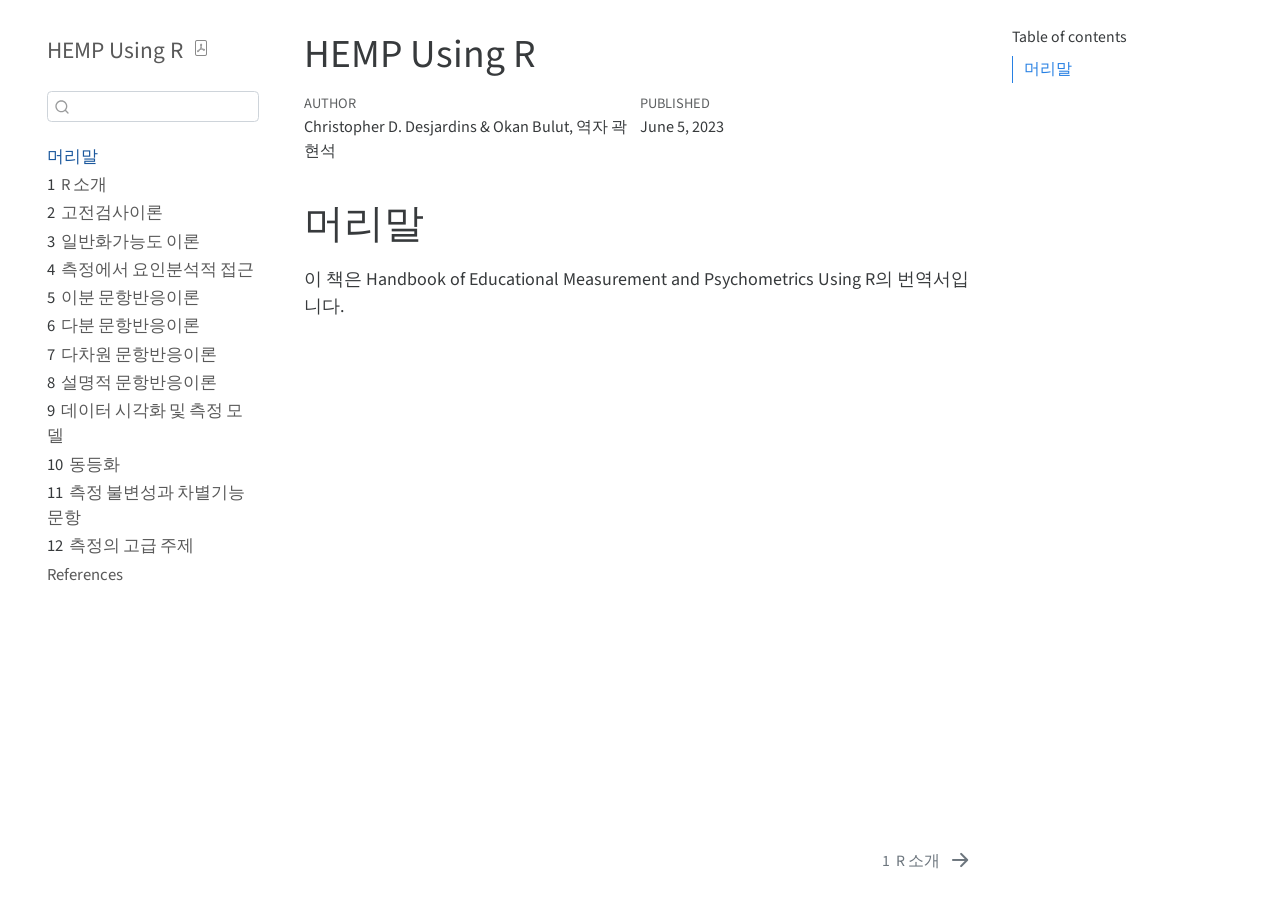
<file: index.html>
<!DOCTYPE html>
<html xmlns="http://www.w3.org/1999/xhtml" lang="en" xml:lang="en"><head>

<meta charset="utf-8">
<meta name="generator" content="quarto-1.2.475">

<meta name="viewport" content="width=device-width, initial-scale=1.0, user-scalable=yes">

<meta name="author" content="Christopher D. Desjardins &amp; Okan Bulut, 역자 곽현석">
<meta name="dcterms.date" content="2023-06-05">

<title>HEMP Using R</title>
<style>
code{white-space: pre-wrap;}
span.smallcaps{font-variant: small-caps;}
div.columns{display: flex; gap: min(4vw, 1.5em);}
div.column{flex: auto; overflow-x: auto;}
div.hanging-indent{margin-left: 1.5em; text-indent: -1.5em;}
ul.task-list{list-style: none;}
ul.task-list li input[type="checkbox"] {
  width: 0.8em;
  margin: 0 0.8em 0.2em -1.6em;
  vertical-align: middle;
}
</style>


<script src="site_libs/quarto-nav/quarto-nav.js"></script>
<script src="site_libs/quarto-nav/headroom.min.js"></script>
<script src="site_libs/clipboard/clipboard.min.js"></script>
<script src="site_libs/quarto-search/autocomplete.umd.js"></script>
<script src="site_libs/quarto-search/fuse.min.js"></script>
<script src="site_libs/quarto-search/quarto-search.js"></script>
<meta name="quarto:offset" content="./">
<link href="./chap01.html" rel="next">
<script src="site_libs/quarto-html/quarto.js"></script>
<script src="site_libs/quarto-html/popper.min.js"></script>
<script src="site_libs/quarto-html/tippy.umd.min.js"></script>
<script src="site_libs/quarto-html/anchor.min.js"></script>
<link href="site_libs/quarto-html/tippy.css" rel="stylesheet">
<link href="site_libs/quarto-html/quarto-syntax-highlighting.css" rel="stylesheet" id="quarto-text-highlighting-styles">
<script src="site_libs/bootstrap/bootstrap.min.js"></script>
<link href="site_libs/bootstrap/bootstrap-icons.css" rel="stylesheet">
<link href="site_libs/bootstrap/bootstrap.min.css" rel="stylesheet" id="quarto-bootstrap" data-mode="light">
<script id="quarto-search-options" type="application/json">{
  "location": "sidebar",
  "copy-button": false,
  "collapse-after": 3,
  "panel-placement": "start",
  "type": "textbox",
  "limit": 20,
  "language": {
    "search-no-results-text": "No results",
    "search-matching-documents-text": "matching documents",
    "search-copy-link-title": "Copy link to search",
    "search-hide-matches-text": "Hide additional matches",
    "search-more-match-text": "more match in this document",
    "search-more-matches-text": "more matches in this document",
    "search-clear-button-title": "Clear",
    "search-detached-cancel-button-title": "Cancel",
    "search-submit-button-title": "Submit"
  }
}</script>


</head>

<body class="nav-sidebar floating">

<div id="quarto-search-results"></div>
  <header id="quarto-header" class="headroom fixed-top">
  <nav class="quarto-secondary-nav" data-bs-toggle="collapse" data-bs-target="#quarto-sidebar" aria-controls="quarto-sidebar" aria-expanded="false" aria-label="Toggle sidebar navigation" onclick="if (window.quartoToggleHeadroom) { window.quartoToggleHeadroom(); }">
    <div class="container-fluid d-flex justify-content-between">
      <h1 class="quarto-secondary-nav-title">HEMP Using R</h1>
      <button type="button" class="quarto-btn-toggle btn" aria-label="Show secondary navigation">
        <i class="bi bi-chevron-right"></i>
      </button>
    </div>
  </nav>
</header>
<!-- content -->
<div id="quarto-content" class="quarto-container page-columns page-rows-contents page-layout-article">
<!-- sidebar -->
  <nav id="quarto-sidebar" class="sidebar collapse sidebar-navigation floating overflow-auto">
    <div class="pt-lg-2 mt-2 text-left sidebar-header">
    <div class="sidebar-title mb-0 py-0">
      <a href="./">HEMP Using R</a> 
        <div class="sidebar-tools-main">
    <a href="./HEMP-Using-R.pdf" title="Download PDF" class="sidebar-tool px-1"><i class="bi bi-file-pdf"></i></a>
</div>
    </div>
      </div>
      <div class="mt-2 flex-shrink-0 align-items-center">
        <div class="sidebar-search">
        <div id="quarto-search" class="" title="Search"></div>
        </div>
      </div>
    <div class="sidebar-menu-container"> 
    <ul class="list-unstyled mt-1">
        <li class="sidebar-item">
  <div class="sidebar-item-container"> 
  <a href="./index.html" class="sidebar-item-text sidebar-link active">머리말</a>
  </div>
</li>
        <li class="sidebar-item">
  <div class="sidebar-item-container"> 
  <a href="./chap01.html" class="sidebar-item-text sidebar-link"><span class="chapter-number">1</span>&nbsp; <span class="chapter-title">R 소개</span></a>
  </div>
</li>
        <li class="sidebar-item">
  <div class="sidebar-item-container"> 
  <a href="./chap02.html" class="sidebar-item-text sidebar-link"><span class="chapter-number">2</span>&nbsp; <span class="chapter-title">고전검사이론</span></a>
  </div>
</li>
        <li class="sidebar-item">
  <div class="sidebar-item-container"> 
  <a href="./chap03.html" class="sidebar-item-text sidebar-link"><span class="chapter-number">3</span>&nbsp; <span class="chapter-title">일반화가능도 이론</span></a>
  </div>
</li>
        <li class="sidebar-item">
  <div class="sidebar-item-container"> 
  <a href="./chap04.html" class="sidebar-item-text sidebar-link"><span class="chapter-number">4</span>&nbsp; <span class="chapter-title">측정에서 요인분석적 접근</span></a>
  </div>
</li>
        <li class="sidebar-item">
  <div class="sidebar-item-container"> 
  <a href="./chap05.html" class="sidebar-item-text sidebar-link"><span class="chapter-number">5</span>&nbsp; <span class="chapter-title">이분 문항반응이론</span></a>
  </div>
</li>
        <li class="sidebar-item">
  <div class="sidebar-item-container"> 
  <a href="./chap06.html" class="sidebar-item-text sidebar-link"><span class="chapter-number">6</span>&nbsp; <span class="chapter-title">다분 문항반응이론</span></a>
  </div>
</li>
        <li class="sidebar-item">
  <div class="sidebar-item-container"> 
  <a href="./chap07.html" class="sidebar-item-text sidebar-link"><span class="chapter-number">7</span>&nbsp; <span class="chapter-title">다차원 문항반응이론</span></a>
  </div>
</li>
        <li class="sidebar-item">
  <div class="sidebar-item-container"> 
  <a href="./chap08.html" class="sidebar-item-text sidebar-link"><span class="chapter-number">8</span>&nbsp; <span class="chapter-title">설명적 문항반응이론</span></a>
  </div>
</li>
        <li class="sidebar-item">
  <div class="sidebar-item-container"> 
  <a href="./chap09.html" class="sidebar-item-text sidebar-link"><span class="chapter-number">9</span>&nbsp; <span class="chapter-title">데이터 시각화 및 측정 모델</span></a>
  </div>
</li>
        <li class="sidebar-item">
  <div class="sidebar-item-container"> 
  <a href="./chap10.html" class="sidebar-item-text sidebar-link"><span class="chapter-number">10</span>&nbsp; <span class="chapter-title">동등화</span></a>
  </div>
</li>
        <li class="sidebar-item">
  <div class="sidebar-item-container"> 
  <a href="./chap11.html" class="sidebar-item-text sidebar-link"><span class="chapter-number">11</span>&nbsp; <span class="chapter-title">측정 불변성과 차별기능문항</span></a>
  </div>
</li>
        <li class="sidebar-item">
  <div class="sidebar-item-container"> 
  <a href="./chap12.html" class="sidebar-item-text sidebar-link"><span class="chapter-number">12</span>&nbsp; <span class="chapter-title">측정의 고급 주제</span></a>
  </div>
</li>
        <li class="sidebar-item">
  <div class="sidebar-item-container"> 
  <a href="./references.html" class="sidebar-item-text sidebar-link">References</a>
  </div>
</li>
    </ul>
    </div>
</nav>
<!-- margin-sidebar -->
    <div id="quarto-margin-sidebar" class="sidebar margin-sidebar">
        <nav id="TOC" role="doc-toc" class="toc-active">
    <h2 id="toc-title">Table of contents</h2>
   
  <ul>
  <li><a href="#머리말" id="toc-머리말" class="nav-link active" data-scroll-target="#머리말">머리말</a></li>
  </ul>
</nav>
    </div>
<!-- main -->
<main class="content" id="quarto-document-content">

<header id="title-block-header" class="quarto-title-block default">
<div class="quarto-title">
<h1 class="title d-none d-lg-block">HEMP Using R</h1>
</div>



<div class="quarto-title-meta">

    <div>
    <div class="quarto-title-meta-heading">Author</div>
    <div class="quarto-title-meta-contents">
             <p>Christopher D. Desjardins &amp; Okan Bulut, 역자 곽현석 </p>
          </div>
  </div>
    
    <div>
    <div class="quarto-title-meta-heading">Published</div>
    <div class="quarto-title-meta-contents">
      <p class="date">June 5, 2023</p>
    </div>
  </div>
  
    
  </div>
  

</header>

<section id="머리말" class="level1 unnumbered">
<h1 class="unnumbered">머리말</h1>
<p>이 책은 Handbook of Educational Measurement and Psychometrics Using R의 번역서입니다.</p>


</section>

</main> <!-- /main -->
<script id="quarto-html-after-body" type="application/javascript">
window.document.addEventListener("DOMContentLoaded", function (event) {
  const toggleBodyColorMode = (bsSheetEl) => {
    const mode = bsSheetEl.getAttribute("data-mode");
    const bodyEl = window.document.querySelector("body");
    if (mode === "dark") {
      bodyEl.classList.add("quarto-dark");
      bodyEl.classList.remove("quarto-light");
    } else {
      bodyEl.classList.add("quarto-light");
      bodyEl.classList.remove("quarto-dark");
    }
  }
  const toggleBodyColorPrimary = () => {
    const bsSheetEl = window.document.querySelector("link#quarto-bootstrap");
    if (bsSheetEl) {
      toggleBodyColorMode(bsSheetEl);
    }
  }
  toggleBodyColorPrimary();  
  const icon = "";
  const anchorJS = new window.AnchorJS();
  anchorJS.options = {
    placement: 'right',
    icon: icon
  };
  anchorJS.add('.anchored');
  const clipboard = new window.ClipboardJS('.code-copy-button', {
    target: function(trigger) {
      return trigger.previousElementSibling;
    }
  });
  clipboard.on('success', function(e) {
    // button target
    const button = e.trigger;
    // don't keep focus
    button.blur();
    // flash "checked"
    button.classList.add('code-copy-button-checked');
    var currentTitle = button.getAttribute("title");
    button.setAttribute("title", "Copied!");
    let tooltip;
    if (window.bootstrap) {
      button.setAttribute("data-bs-toggle", "tooltip");
      button.setAttribute("data-bs-placement", "left");
      button.setAttribute("data-bs-title", "Copied!");
      tooltip = new bootstrap.Tooltip(button, 
        { trigger: "manual", 
          customClass: "code-copy-button-tooltip",
          offset: [0, -8]});
      tooltip.show();    
    }
    setTimeout(function() {
      if (tooltip) {
        tooltip.hide();
        button.removeAttribute("data-bs-title");
        button.removeAttribute("data-bs-toggle");
        button.removeAttribute("data-bs-placement");
      }
      button.setAttribute("title", currentTitle);
      button.classList.remove('code-copy-button-checked');
    }, 1000);
    // clear code selection
    e.clearSelection();
  });
  function tippyHover(el, contentFn) {
    const config = {
      allowHTML: true,
      content: contentFn,
      maxWidth: 500,
      delay: 100,
      arrow: false,
      appendTo: function(el) {
          return el.parentElement;
      },
      interactive: true,
      interactiveBorder: 10,
      theme: 'quarto',
      placement: 'bottom-start'
    };
    window.tippy(el, config); 
  }
  const noterefs = window.document.querySelectorAll('a[role="doc-noteref"]');
  for (var i=0; i<noterefs.length; i++) {
    const ref = noterefs[i];
    tippyHover(ref, function() {
      // use id or data attribute instead here
      let href = ref.getAttribute('data-footnote-href') || ref.getAttribute('href');
      try { href = new URL(href).hash; } catch {}
      const id = href.replace(/^#\/?/, "");
      const note = window.document.getElementById(id);
      return note.innerHTML;
    });
  }
  const findCites = (el) => {
    const parentEl = el.parentElement;
    if (parentEl) {
      const cites = parentEl.dataset.cites;
      if (cites) {
        return {
          el,
          cites: cites.split(' ')
        };
      } else {
        return findCites(el.parentElement)
      }
    } else {
      return undefined;
    }
  };
  var bibliorefs = window.document.querySelectorAll('a[role="doc-biblioref"]');
  for (var i=0; i<bibliorefs.length; i++) {
    const ref = bibliorefs[i];
    const citeInfo = findCites(ref);
    if (citeInfo) {
      tippyHover(citeInfo.el, function() {
        var popup = window.document.createElement('div');
        citeInfo.cites.forEach(function(cite) {
          var citeDiv = window.document.createElement('div');
          citeDiv.classList.add('hanging-indent');
          citeDiv.classList.add('csl-entry');
          var biblioDiv = window.document.getElementById('ref-' + cite);
          if (biblioDiv) {
            citeDiv.innerHTML = biblioDiv.innerHTML;
          }
          popup.appendChild(citeDiv);
        });
        return popup.innerHTML;
      });
    }
  }
});
</script>
<nav class="page-navigation">
  <div class="nav-page nav-page-previous">
  </div>
  <div class="nav-page nav-page-next">
      <a href="./chap01.html" class="pagination-link">
        <span class="nav-page-text"><span class="chapter-number">1</span>&nbsp; <span class="chapter-title">R 소개</span></span> <i class="bi bi-arrow-right-short"></i>
      </a>
  </div>
</nav>
</div> <!-- /content -->



</body></html>
</file>
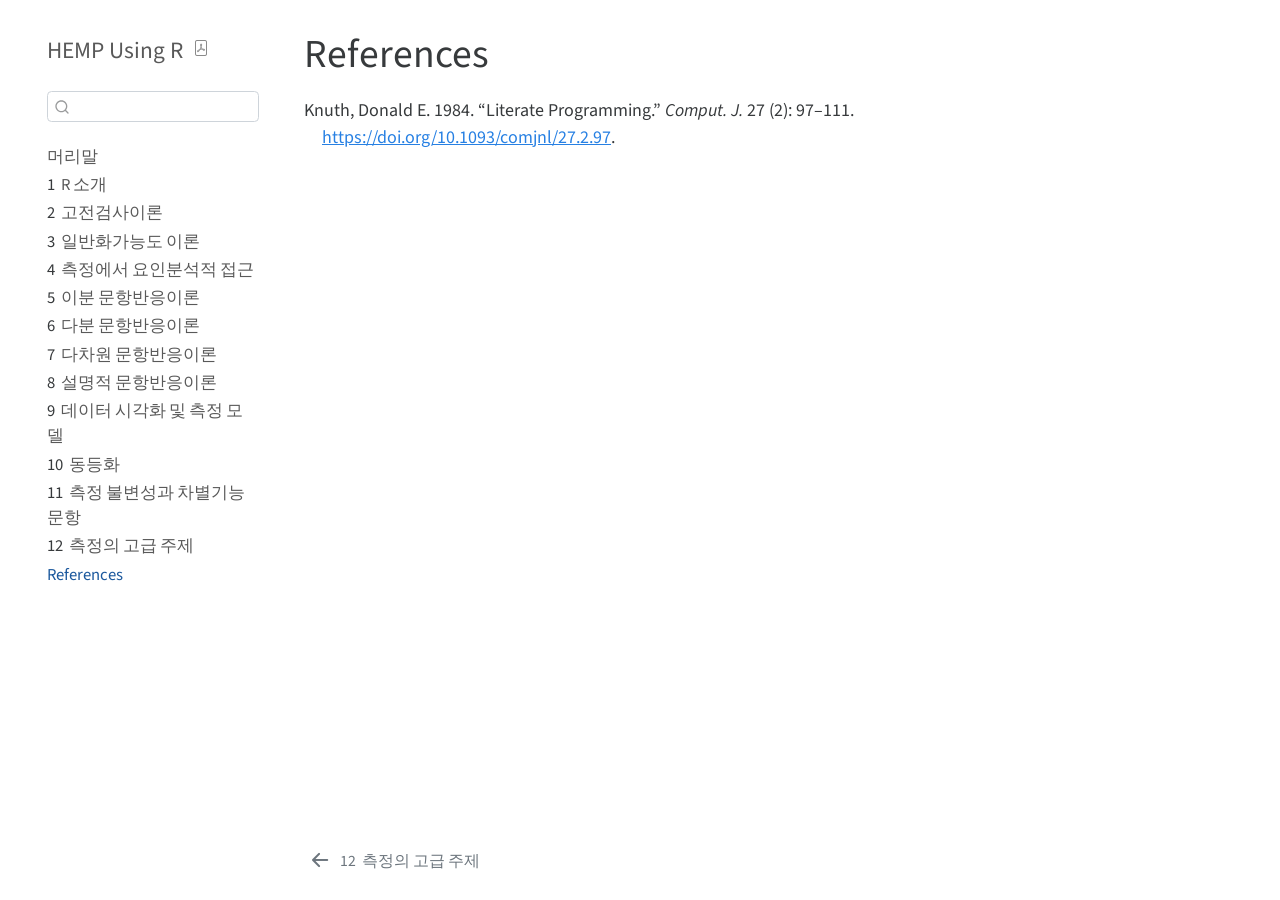
<file: references.html>
<!DOCTYPE html>
<html xmlns="http://www.w3.org/1999/xhtml" lang="en" xml:lang="en"><head>

<meta charset="utf-8">
<meta name="generator" content="quarto-1.2.475">

<meta name="viewport" content="width=device-width, initial-scale=1.0, user-scalable=yes">


<title>HEMP Using R - References</title>
<style>
code{white-space: pre-wrap;}
span.smallcaps{font-variant: small-caps;}
div.columns{display: flex; gap: min(4vw, 1.5em);}
div.column{flex: auto; overflow-x: auto;}
div.hanging-indent{margin-left: 1.5em; text-indent: -1.5em;}
ul.task-list{list-style: none;}
ul.task-list li input[type="checkbox"] {
  width: 0.8em;
  margin: 0 0.8em 0.2em -1.6em;
  vertical-align: middle;
}
div.csl-bib-body { }
div.csl-entry {
  clear: both;
}
.hanging div.csl-entry {
  margin-left:2em;
  text-indent:-2em;
}
div.csl-left-margin {
  min-width:2em;
  float:left;
}
div.csl-right-inline {
  margin-left:2em;
  padding-left:1em;
}
div.csl-indent {
  margin-left: 2em;
}
</style>


<script src="site_libs/quarto-nav/quarto-nav.js"></script>
<script src="site_libs/quarto-nav/headroom.min.js"></script>
<script src="site_libs/clipboard/clipboard.min.js"></script>
<script src="site_libs/quarto-search/autocomplete.umd.js"></script>
<script src="site_libs/quarto-search/fuse.min.js"></script>
<script src="site_libs/quarto-search/quarto-search.js"></script>
<meta name="quarto:offset" content="./">
<link href="./chap12.html" rel="prev">
<script src="site_libs/quarto-html/quarto.js"></script>
<script src="site_libs/quarto-html/popper.min.js"></script>
<script src="site_libs/quarto-html/tippy.umd.min.js"></script>
<script src="site_libs/quarto-html/anchor.min.js"></script>
<link href="site_libs/quarto-html/tippy.css" rel="stylesheet">
<link href="site_libs/quarto-html/quarto-syntax-highlighting.css" rel="stylesheet" id="quarto-text-highlighting-styles">
<script src="site_libs/bootstrap/bootstrap.min.js"></script>
<link href="site_libs/bootstrap/bootstrap-icons.css" rel="stylesheet">
<link href="site_libs/bootstrap/bootstrap.min.css" rel="stylesheet" id="quarto-bootstrap" data-mode="light">
<script id="quarto-search-options" type="application/json">{
  "location": "sidebar",
  "copy-button": false,
  "collapse-after": 3,
  "panel-placement": "start",
  "type": "textbox",
  "limit": 20,
  "language": {
    "search-no-results-text": "No results",
    "search-matching-documents-text": "matching documents",
    "search-copy-link-title": "Copy link to search",
    "search-hide-matches-text": "Hide additional matches",
    "search-more-match-text": "more match in this document",
    "search-more-matches-text": "more matches in this document",
    "search-clear-button-title": "Clear",
    "search-detached-cancel-button-title": "Cancel",
    "search-submit-button-title": "Submit"
  }
}</script>


</head>

<body class="nav-sidebar floating">

<div id="quarto-search-results"></div>
  <header id="quarto-header" class="headroom fixed-top">
  <nav class="quarto-secondary-nav" data-bs-toggle="collapse" data-bs-target="#quarto-sidebar" aria-controls="quarto-sidebar" aria-expanded="false" aria-label="Toggle sidebar navigation" onclick="if (window.quartoToggleHeadroom) { window.quartoToggleHeadroom(); }">
    <div class="container-fluid d-flex justify-content-between">
      <h1 class="quarto-secondary-nav-title">References</h1>
      <button type="button" class="quarto-btn-toggle btn" aria-label="Show secondary navigation">
        <i class="bi bi-chevron-right"></i>
      </button>
    </div>
  </nav>
</header>
<!-- content -->
<div id="quarto-content" class="quarto-container page-columns page-rows-contents page-layout-article">
<!-- sidebar -->
  <nav id="quarto-sidebar" class="sidebar collapse sidebar-navigation floating overflow-auto">
    <div class="pt-lg-2 mt-2 text-left sidebar-header">
    <div class="sidebar-title mb-0 py-0">
      <a href="./">HEMP Using R</a> 
        <div class="sidebar-tools-main">
    <a href="./HEMP-Using-R.pdf" title="Download PDF" class="sidebar-tool px-1"><i class="bi bi-file-pdf"></i></a>
</div>
    </div>
      </div>
      <div class="mt-2 flex-shrink-0 align-items-center">
        <div class="sidebar-search">
        <div id="quarto-search" class="" title="Search"></div>
        </div>
      </div>
    <div class="sidebar-menu-container"> 
    <ul class="list-unstyled mt-1">
        <li class="sidebar-item">
  <div class="sidebar-item-container"> 
  <a href="./index.html" class="sidebar-item-text sidebar-link">머리말</a>
  </div>
</li>
        <li class="sidebar-item">
  <div class="sidebar-item-container"> 
  <a href="./chap01.html" class="sidebar-item-text sidebar-link"><span class="chapter-number">1</span>&nbsp; <span class="chapter-title">R 소개</span></a>
  </div>
</li>
        <li class="sidebar-item">
  <div class="sidebar-item-container"> 
  <a href="./chap02.html" class="sidebar-item-text sidebar-link"><span class="chapter-number">2</span>&nbsp; <span class="chapter-title">고전검사이론</span></a>
  </div>
</li>
        <li class="sidebar-item">
  <div class="sidebar-item-container"> 
  <a href="./chap03.html" class="sidebar-item-text sidebar-link"><span class="chapter-number">3</span>&nbsp; <span class="chapter-title">일반화가능도 이론</span></a>
  </div>
</li>
        <li class="sidebar-item">
  <div class="sidebar-item-container"> 
  <a href="./chap04.html" class="sidebar-item-text sidebar-link"><span class="chapter-number">4</span>&nbsp; <span class="chapter-title">측정에서 요인분석적 접근</span></a>
  </div>
</li>
        <li class="sidebar-item">
  <div class="sidebar-item-container"> 
  <a href="./chap05.html" class="sidebar-item-text sidebar-link"><span class="chapter-number">5</span>&nbsp; <span class="chapter-title">이분 문항반응이론</span></a>
  </div>
</li>
        <li class="sidebar-item">
  <div class="sidebar-item-container"> 
  <a href="./chap06.html" class="sidebar-item-text sidebar-link"><span class="chapter-number">6</span>&nbsp; <span class="chapter-title">다분 문항반응이론</span></a>
  </div>
</li>
        <li class="sidebar-item">
  <div class="sidebar-item-container"> 
  <a href="./chap07.html" class="sidebar-item-text sidebar-link"><span class="chapter-number">7</span>&nbsp; <span class="chapter-title">다차원 문항반응이론</span></a>
  </div>
</li>
        <li class="sidebar-item">
  <div class="sidebar-item-container"> 
  <a href="./chap08.html" class="sidebar-item-text sidebar-link"><span class="chapter-number">8</span>&nbsp; <span class="chapter-title">설명적 문항반응이론</span></a>
  </div>
</li>
        <li class="sidebar-item">
  <div class="sidebar-item-container"> 
  <a href="./chap09.html" class="sidebar-item-text sidebar-link"><span class="chapter-number">9</span>&nbsp; <span class="chapter-title">데이터 시각화 및 측정 모델</span></a>
  </div>
</li>
        <li class="sidebar-item">
  <div class="sidebar-item-container"> 
  <a href="./chap10.html" class="sidebar-item-text sidebar-link"><span class="chapter-number">10</span>&nbsp; <span class="chapter-title">동등화</span></a>
  </div>
</li>
        <li class="sidebar-item">
  <div class="sidebar-item-container"> 
  <a href="./chap11.html" class="sidebar-item-text sidebar-link"><span class="chapter-number">11</span>&nbsp; <span class="chapter-title">측정 불변성과 차별기능문항</span></a>
  </div>
</li>
        <li class="sidebar-item">
  <div class="sidebar-item-container"> 
  <a href="./chap12.html" class="sidebar-item-text sidebar-link"><span class="chapter-number">12</span>&nbsp; <span class="chapter-title">측정의 고급 주제</span></a>
  </div>
</li>
        <li class="sidebar-item">
  <div class="sidebar-item-container"> 
  <a href="./references.html" class="sidebar-item-text sidebar-link active">References</a>
  </div>
</li>
    </ul>
    </div>
</nav>
<!-- margin-sidebar -->
    <div id="quarto-margin-sidebar" class="sidebar margin-sidebar">
        
    </div>
<!-- main -->
<main class="content" id="quarto-document-content">

<header id="title-block-header" class="quarto-title-block default">
<div class="quarto-title">
<h1 class="title d-none d-lg-block">References</h1>
</div>



<div class="quarto-title-meta">

    
  
    
  </div>
  

</header>

<div id="refs" class="references csl-bib-body hanging-indent" role="doc-bibliography">
<div id="ref-knuth84" class="csl-entry" role="doc-biblioentry">
Knuth, Donald E. 1984. <span>“Literate Programming.”</span> <em>Comput.
J.</em> 27 (2): 97–111. <a href="https://doi.org/10.1093/comjnl/27.2.97">https://doi.org/10.1093/comjnl/27.2.97</a>.
</div>
</div>



</main> <!-- /main -->
<script id="quarto-html-after-body" type="application/javascript">
window.document.addEventListener("DOMContentLoaded", function (event) {
  const toggleBodyColorMode = (bsSheetEl) => {
    const mode = bsSheetEl.getAttribute("data-mode");
    const bodyEl = window.document.querySelector("body");
    if (mode === "dark") {
      bodyEl.classList.add("quarto-dark");
      bodyEl.classList.remove("quarto-light");
    } else {
      bodyEl.classList.add("quarto-light");
      bodyEl.classList.remove("quarto-dark");
    }
  }
  const toggleBodyColorPrimary = () => {
    const bsSheetEl = window.document.querySelector("link#quarto-bootstrap");
    if (bsSheetEl) {
      toggleBodyColorMode(bsSheetEl);
    }
  }
  toggleBodyColorPrimary();  
  const icon = "";
  const anchorJS = new window.AnchorJS();
  anchorJS.options = {
    placement: 'right',
    icon: icon
  };
  anchorJS.add('.anchored');
  const clipboard = new window.ClipboardJS('.code-copy-button', {
    target: function(trigger) {
      return trigger.previousElementSibling;
    }
  });
  clipboard.on('success', function(e) {
    // button target
    const button = e.trigger;
    // don't keep focus
    button.blur();
    // flash "checked"
    button.classList.add('code-copy-button-checked');
    var currentTitle = button.getAttribute("title");
    button.setAttribute("title", "Copied!");
    let tooltip;
    if (window.bootstrap) {
      button.setAttribute("data-bs-toggle", "tooltip");
      button.setAttribute("data-bs-placement", "left");
      button.setAttribute("data-bs-title", "Copied!");
      tooltip = new bootstrap.Tooltip(button, 
        { trigger: "manual", 
          customClass: "code-copy-button-tooltip",
          offset: [0, -8]});
      tooltip.show();    
    }
    setTimeout(function() {
      if (tooltip) {
        tooltip.hide();
        button.removeAttribute("data-bs-title");
        button.removeAttribute("data-bs-toggle");
        button.removeAttribute("data-bs-placement");
      }
      button.setAttribute("title", currentTitle);
      button.classList.remove('code-copy-button-checked');
    }, 1000);
    // clear code selection
    e.clearSelection();
  });
  function tippyHover(el, contentFn) {
    const config = {
      allowHTML: true,
      content: contentFn,
      maxWidth: 500,
      delay: 100,
      arrow: false,
      appendTo: function(el) {
          return el.parentElement;
      },
      interactive: true,
      interactiveBorder: 10,
      theme: 'quarto',
      placement: 'bottom-start'
    };
    window.tippy(el, config); 
  }
  const noterefs = window.document.querySelectorAll('a[role="doc-noteref"]');
  for (var i=0; i<noterefs.length; i++) {
    const ref = noterefs[i];
    tippyHover(ref, function() {
      // use id or data attribute instead here
      let href = ref.getAttribute('data-footnote-href') || ref.getAttribute('href');
      try { href = new URL(href).hash; } catch {}
      const id = href.replace(/^#\/?/, "");
      const note = window.document.getElementById(id);
      return note.innerHTML;
    });
  }
  const findCites = (el) => {
    const parentEl = el.parentElement;
    if (parentEl) {
      const cites = parentEl.dataset.cites;
      if (cites) {
        return {
          el,
          cites: cites.split(' ')
        };
      } else {
        return findCites(el.parentElement)
      }
    } else {
      return undefined;
    }
  };
  var bibliorefs = window.document.querySelectorAll('a[role="doc-biblioref"]');
  for (var i=0; i<bibliorefs.length; i++) {
    const ref = bibliorefs[i];
    const citeInfo = findCites(ref);
    if (citeInfo) {
      tippyHover(citeInfo.el, function() {
        var popup = window.document.createElement('div');
        citeInfo.cites.forEach(function(cite) {
          var citeDiv = window.document.createElement('div');
          citeDiv.classList.add('hanging-indent');
          citeDiv.classList.add('csl-entry');
          var biblioDiv = window.document.getElementById('ref-' + cite);
          if (biblioDiv) {
            citeDiv.innerHTML = biblioDiv.innerHTML;
          }
          popup.appendChild(citeDiv);
        });
        return popup.innerHTML;
      });
    }
  }
});
</script>
<nav class="page-navigation">
  <div class="nav-page nav-page-previous">
      <a href="./chap12.html" class="pagination-link">
        <i class="bi bi-arrow-left-short"></i> <span class="nav-page-text"><span class="chapter-number">12</span>&nbsp; <span class="chapter-title">측정의 고급 주제</span></span>
      </a>          
  </div>
  <div class="nav-page nav-page-next">
  </div>
</nav>
</div> <!-- /content -->



</body></html>
</file>
<file: site_libs/quarto-html/tippy.css>
.tippy-box[data-animation=fade][data-state=hidden]{opacity:0}[data-tippy-root]{max-width:calc(100vw - 10px)}.tippy-box{position:relative;background-color:#333;color:#fff;border-radius:4px;font-size:14px;line-height:1.4;white-space:normal;outline:0;transition-property:transform,visibility,opacity}.tippy-box[data-placement^=top]>.tippy-arrow{bottom:0}.tippy-box[data-placement^=top]>.tippy-arrow:before{bottom:-7px;left:0;border-width:8px 8px 0;border-top-color:initial;transform-origin:center top}.tippy-box[data-placement^=bottom]>.tippy-arrow{top:0}.tippy-box[data-placement^=bottom]>.tippy-arrow:before{top:-7px;left:0;border-width:0 8px 8px;border-bottom-color:initial;transform-origin:center bottom}.tippy-box[data-placement^=left]>.tippy-arrow{right:0}.tippy-box[data-placement^=left]>.tippy-arrow:before{border-width:8px 0 8px 8px;border-left-color:initial;right:-7px;transform-origin:center left}.tippy-box[data-placement^=right]>.tippy-arrow{left:0}.tippy-box[data-placement^=right]>.tippy-arrow:before{left:-7px;border-width:8px 8px 8px 0;border-right-color:initial;transform-origin:center right}.tippy-box[data-inertia][data-state=visible]{transition-timing-function:cubic-bezier(.54,1.5,.38,1.11)}.tippy-arrow{width:16px;height:16px;color:#333}.tippy-arrow:before{content:"";position:absolute;border-color:transparent;border-style:solid}.tippy-content{position:relative;padding:5px 9px;z-index:1}
</file>
<file: site_libs/quarto-html/quarto-syntax-highlighting.css>
/* quarto syntax highlight colors */
:root {
  --quarto-hl-ot-color: #003B4F;
  --quarto-hl-at-color: #657422;
  --quarto-hl-ss-color: #20794D;
  --quarto-hl-an-color: #5E5E5E;
  --quarto-hl-fu-color: #4758AB;
  --quarto-hl-st-color: #20794D;
  --quarto-hl-cf-color: #003B4F;
  --quarto-hl-op-color: #5E5E5E;
  --quarto-hl-er-color: #AD0000;
  --quarto-hl-bn-color: #AD0000;
  --quarto-hl-al-color: #AD0000;
  --quarto-hl-va-color: #111111;
  --quarto-hl-bu-color: inherit;
  --quarto-hl-ex-color: inherit;
  --quarto-hl-pp-color: #AD0000;
  --quarto-hl-in-color: #5E5E5E;
  --quarto-hl-vs-color: #20794D;
  --quarto-hl-wa-color: #5E5E5E;
  --quarto-hl-do-color: #5E5E5E;
  --quarto-hl-im-color: #00769E;
  --quarto-hl-ch-color: #20794D;
  --quarto-hl-dt-color: #AD0000;
  --quarto-hl-fl-color: #AD0000;
  --quarto-hl-co-color: #5E5E5E;
  --quarto-hl-cv-color: #5E5E5E;
  --quarto-hl-cn-color: #8f5902;
  --quarto-hl-sc-color: #5E5E5E;
  --quarto-hl-dv-color: #AD0000;
  --quarto-hl-kw-color: #003B4F;
}

/* other quarto variables */
:root {
  --quarto-font-monospace: SFMono-Regular, Menlo, Monaco, Consolas, "Liberation Mono", "Courier New", monospace;
}

pre > code.sourceCode > span {
  color: #003B4F;
}

code span {
  color: #003B4F;
}

code.sourceCode > span {
  color: #003B4F;
}

div.sourceCode,
div.sourceCode pre.sourceCode {
  color: #003B4F;
}

code span.ot {
  color: #003B4F;
}

code span.at {
  color: #657422;
}

code span.ss {
  color: #20794D;
}

code span.an {
  color: #5E5E5E;
}

code span.fu {
  color: #4758AB;
}

code span.st {
  color: #20794D;
}

code span.cf {
  color: #003B4F;
}

code span.op {
  color: #5E5E5E;
}

code span.er {
  color: #AD0000;
}

code span.bn {
  color: #AD0000;
}

code span.al {
  color: #AD0000;
}

code span.va {
  color: #111111;
}

code span.pp {
  color: #AD0000;
}

code span.in {
  color: #5E5E5E;
}

code span.vs {
  color: #20794D;
}

code span.wa {
  color: #5E5E5E;
  font-style: italic;
}

code span.do {
  color: #5E5E5E;
  font-style: italic;
}

code span.im {
  color: #00769E;
}

code span.ch {
  color: #20794D;
}

code span.dt {
  color: #AD0000;
}

code span.fl {
  color: #AD0000;
}

code span.co {
  color: #5E5E5E;
}

code span.cv {
  color: #5E5E5E;
  font-style: italic;
}

code span.cn {
  color: #8f5902;
}

code span.sc {
  color: #5E5E5E;
}

code span.dv {
  color: #AD0000;
}

code span.kw {
  color: #003B4F;
}

.prevent-inlining {
  content: "</";
}

/*# sourceMappingURL=debc5d5d77c3f9108843748ff7464032.css.map */
</file>
